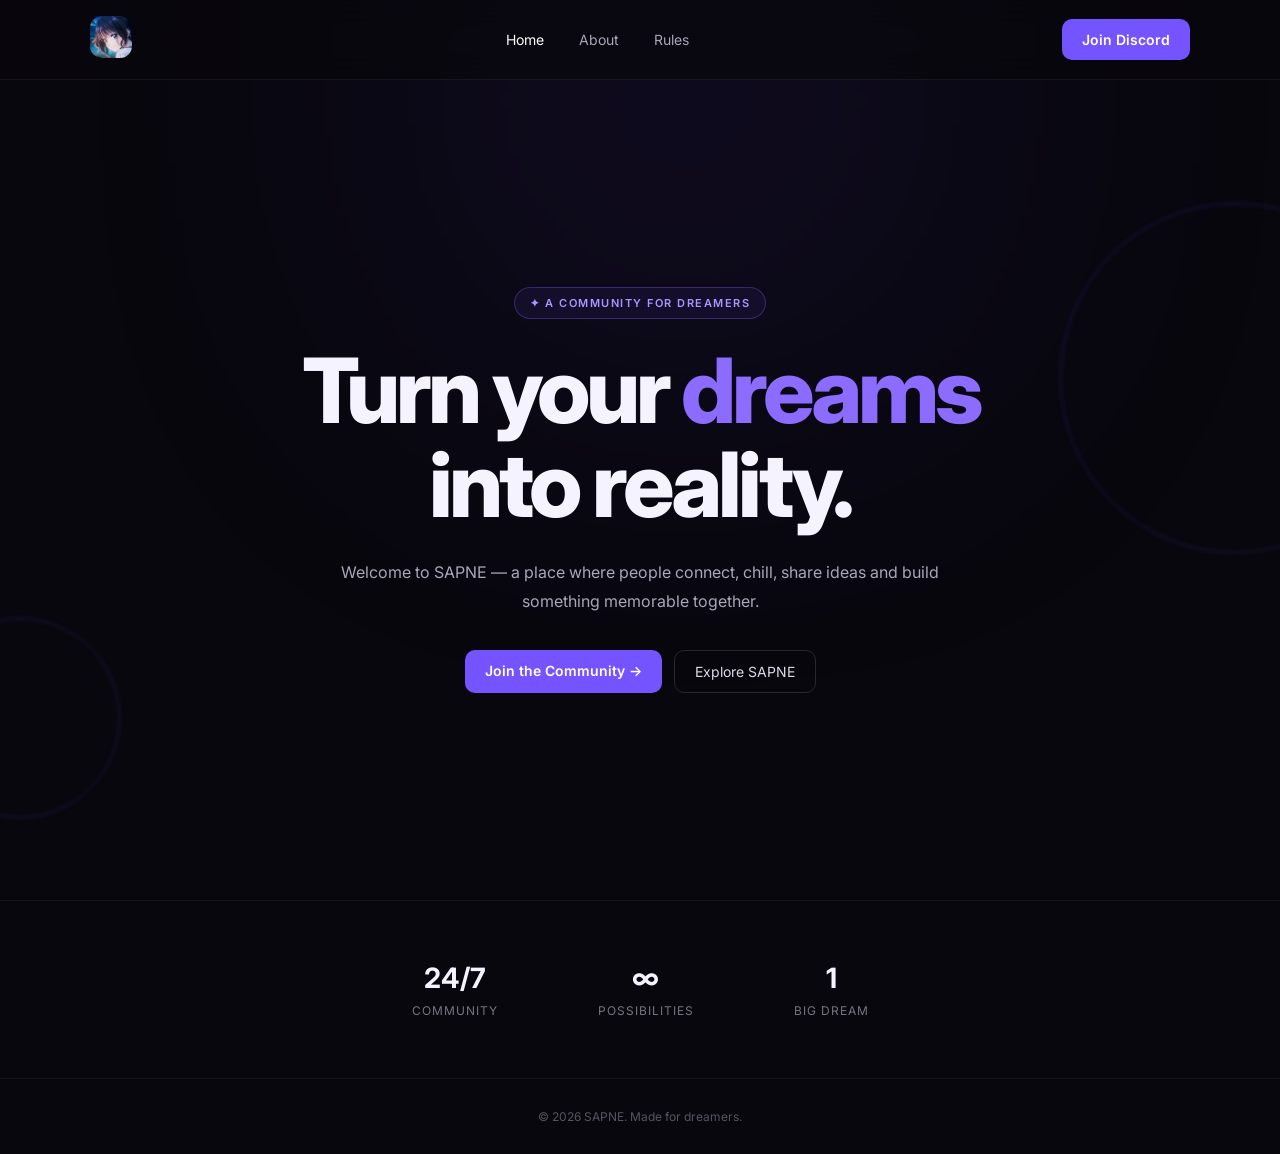
<file: index.html>
<!DOCTYPE html>
<html lang="en">
<head>
    <meta charset="UTF-8">
    <meta name="viewport" content="width=device-width, initial-scale=1.0">
    <title>SAPNE — Discord Community</title>
    <link rel="stylesheet" href="style.css">
</head>
<body>

<nav>
    <div class="logo">
    <img src="sapne-logo.jpg" alt="SAPNE">
</div>

    <div class="nav-links">
        <a class="active" href="index.html">Home</a>
        <a href="about.html">About</a>
        <a href="rules.html">Rules</a>
    </div>

    <a class="discord-btn" href="https://discord.gg/sapne" target="_blank">
        Join Discord
    </a>
</nav>

<main class="hero">
    <div class="hero-content">
        <div class="badge">✦ A COMMUNITY FOR DREAMERS</div>

        <h1>
            Turn your <span>dreams</span><br>
            into reality.
        </h1>

        <p>
            Welcome to SAPNE — a place where people connect,
            chill, share ideas and build something memorable together.
        </p>

        <div class="buttons">
            <a class="primary-btn" href="https://discord.gg/sapne" target="_blank">
                Join the Community →
            </a>

            <a class="secondary-btn" href="about.html">
                Explore SAPNE
            </a>
        </div>
    </div>

    <div class="orb orb-one"></div>
    <div class="orb orb-two"></div>
</main>

<section class="stats">
    <div>
        <strong>24/7</strong>
        <span>Community</span>
    </div>

    <div>
        <strong>∞</strong>
        <span>Possibilities</span>
    </div>

    <div>
        <strong>1</strong>
        <span>Big Dream</span>
    </div>
</section>

<footer>
    <p>© 2026 SAPNE. Made for dreamers.</p>
</footer>

<script src="script.js"></script>
</body>
</html>
</file>
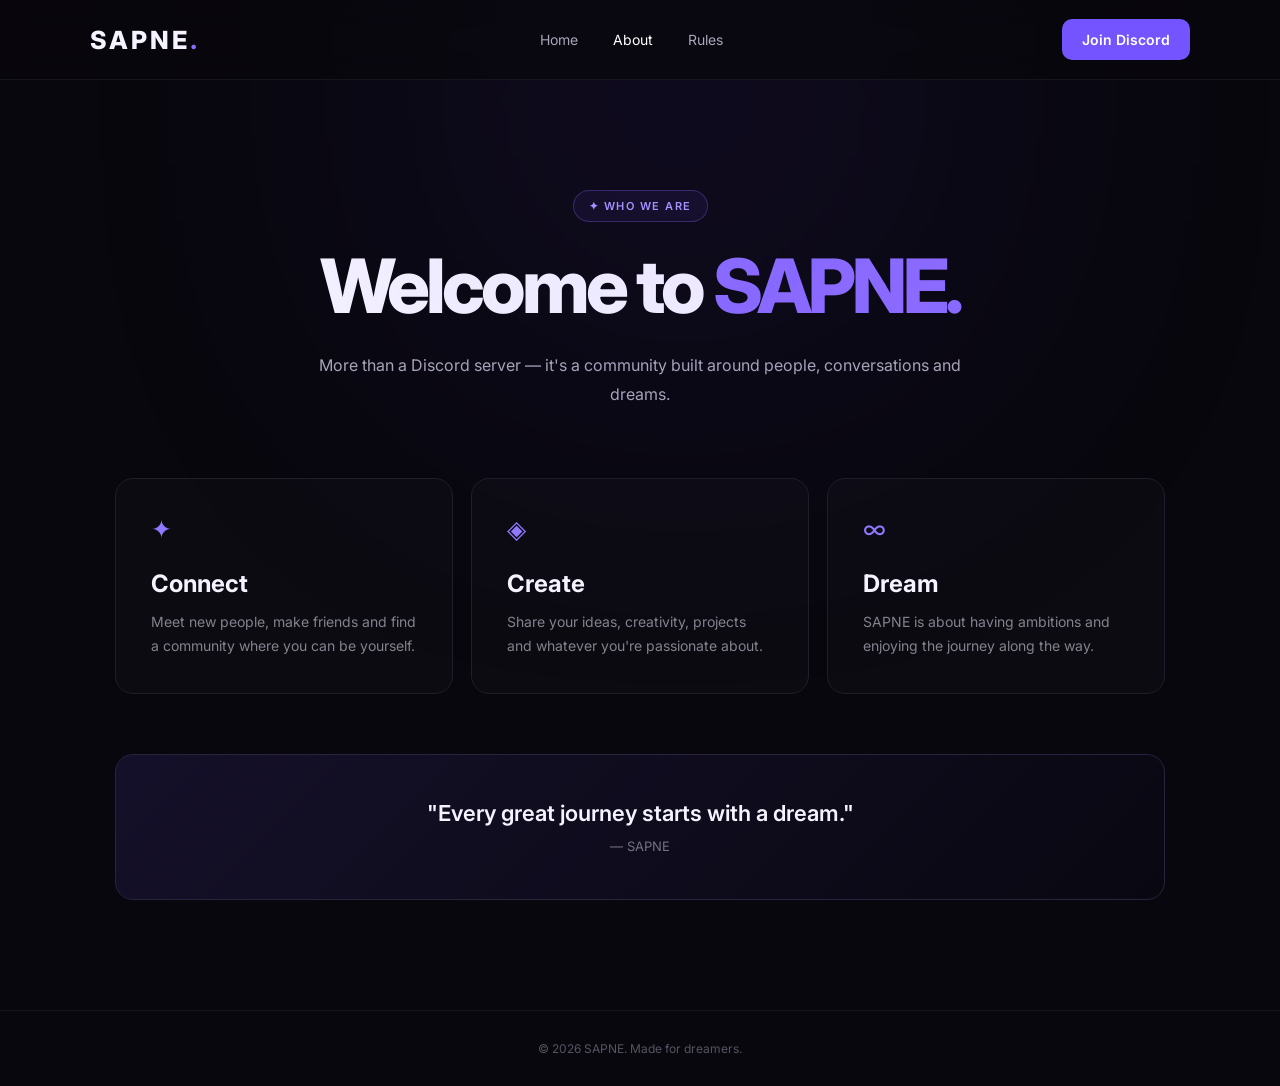
<file: about.html>
<!DOCTYPE html>
<html lang="en">
<head>
    <meta charset="UTF-8">
    <meta name="viewport" content="width=device-width, initial-scale=1.0">
    <title>About — SAPNE</title>
    <link rel="stylesheet" href="style.css">
</head>
<body>

<nav>
    <div class="logo">SAPNE<span>.</span></div>

    <div class="nav-links">
        <a href="index.html">Home</a>
        <a class="active" href="about.html">About</a>
        <a href="rules.html">Rules</a>
    </div>

    <a class="discord-btn" href="https://discord.com" target="_blank">
        Join Discord
    </a>
</nav>

<section class="page">
    <div class="page-header">
        <div class="badge">✦ WHO WE ARE</div>
        <h1>Welcome to <span>SAPNE.</span></h1>
        <p>
            More than a Discord server — it's a community built around
            people, conversations and dreams.
        </p>
    </div>

    <div class="cards">

        <div class="card">
            <div class="icon">✦</div>
            <h2>Connect</h2>
            <p>
                Meet new people, make friends and find a community
                where you can be yourself.
            </p>
        </div>

        <div class="card">
            <div class="icon">◈</div>
            <h2>Create</h2>
            <p>
                Share your ideas, creativity, projects and whatever
                you're passionate about.
            </p>
        </div>

        <div class="card">
            <div class="icon">∞</div>
            <h2>Dream</h2>
            <p>
                SAPNE is about having ambitions and enjoying the
                journey along the way.
            </p>
        </div>

    </div>

    <div class="quote">
        <p>"Every great journey starts with a dream."</p>
        <span>— SAPNE</span>
    </div>
</section>

<footer>
    <p>© 2026 SAPNE. Made for dreamers.</p>
</footer>

<script src="script.js"></script>
</body>
</html>
</file>
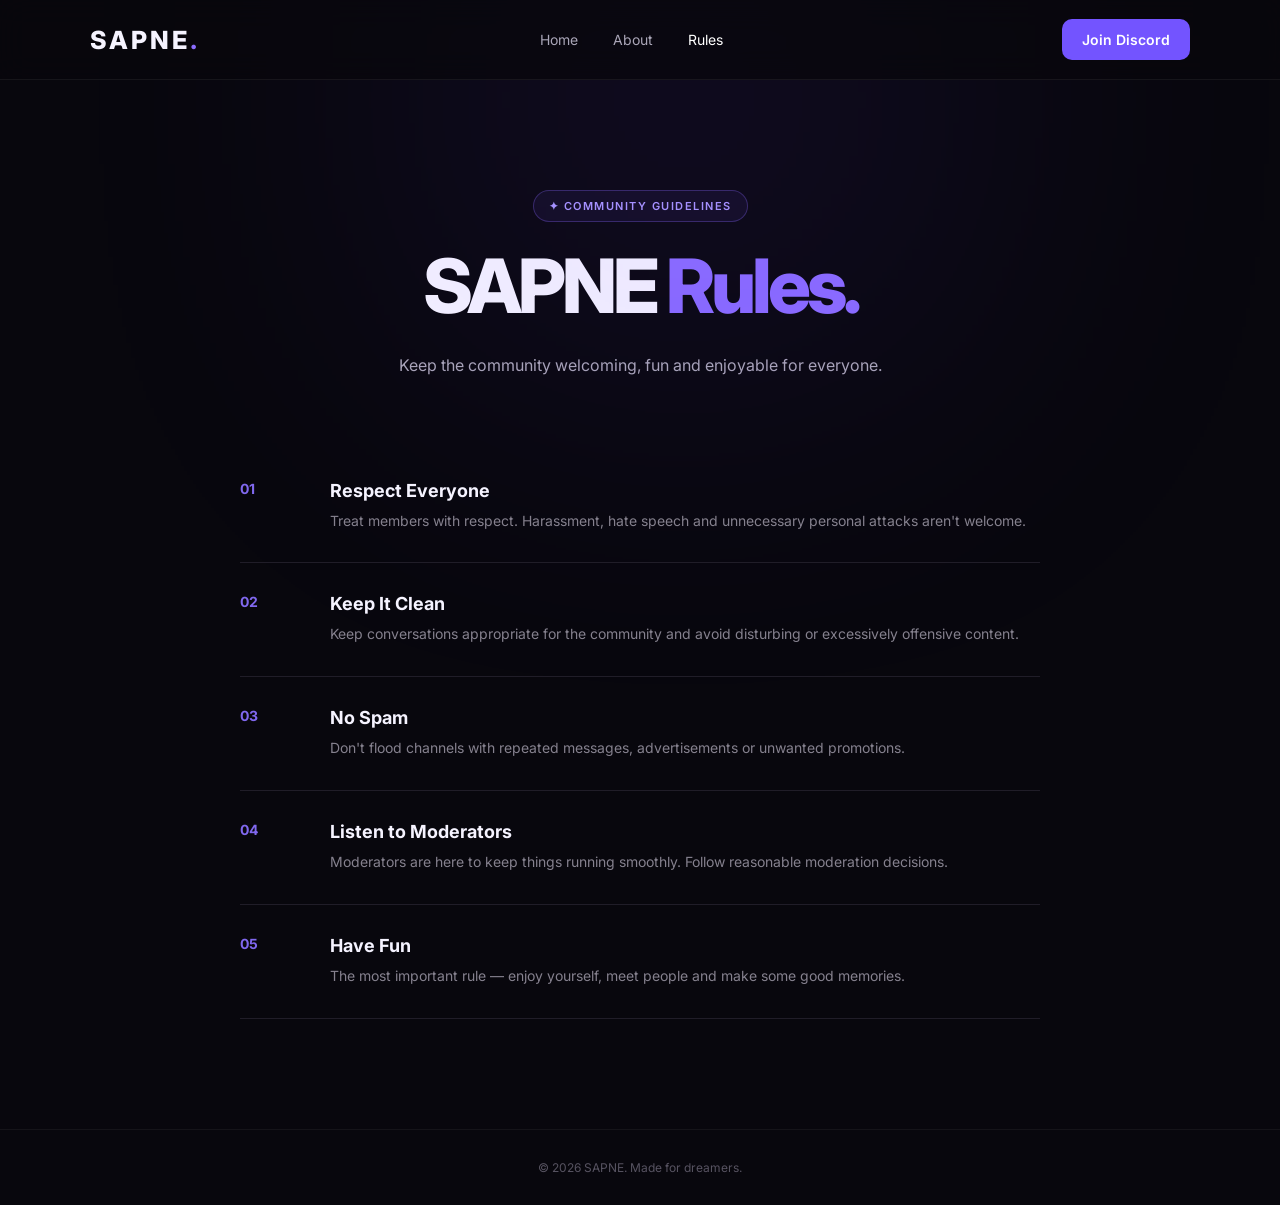
<file: rules.html>
<!DOCTYPE html>
<html lang="en">
<head>
    <meta charset="UTF-8">
    <meta name="viewport" content="width=device-width, initial-scale=1.0">
    <title>Rules — SAPNE</title>
    <link rel="stylesheet" href="style.css">
</head>
<body>

<nav>
    <div class="logo">SAPNE<span>.</span></div>

    <div class="nav-links">
        <a href="index.html">Home</a>
        <a href="about.html">About</a>
        <a class="active" href="rules.html">Rules</a>
    </div>

    <a class="discord-btn" href="https://discord.com" target="_blank">
        Join Discord
    </a>
</nav>

<section class="page">
    <div class="page-header">
        <div class="badge">✦ COMMUNITY GUIDELINES</div>
        <h1>SAPNE <span>Rules.</span></h1>
        <p>
            Keep the community welcoming, fun and enjoyable for everyone.
        </p>
    </div>

    <div class="rules">

        <div class="rule">
            <div class="number">01</div>
            <div>
                <h2>Respect Everyone</h2>
                <p>
                    Treat members with respect. Harassment, hate speech
                    and unnecessary personal attacks aren't welcome.
                </p>
            </div>
        </div>

        <div class="rule">
            <div class="number">02</div>
            <div>
                <h2>Keep It Clean</h2>
                <p>
                    Keep conversations appropriate for the community
                    and avoid disturbing or excessively offensive content.
                </p>
            </div>
        </div>

        <div class="rule">
            <div class="number">03</div>
            <div>
                <h2>No Spam</h2>
                <p>
                    Don't flood channels with repeated messages,
                    advertisements or unwanted promotions.
                </p>
            </div>
        </div>

        <div class="rule">
            <div class="number">04</div>
            <div>
                <h2>Listen to Moderators</h2>
                <p>
                    Moderators are here to keep things running smoothly.
                    Follow reasonable moderation decisions.
                </p>
            </div>
        </div>

        <div class="rule">
            <div class="number">05</div>
            <div>
                <h2>Have Fun</h2>
                <p>
                    The most important rule — enjoy yourself, meet people
                    and make some good memories.
                </p>
            </div>
        </div>

    </div>
</section>

<footer>
    <p>© 2026 SAPNE. Made for dreamers.</p>
</footer>

<script src="script.js"></script>
</body>
</html>
</file>
<file: style.css>
@import url('https://fonts.googleapis.com/css2?family=Inter:wght@400;500;600;700;800&display=swap');

* {
    margin: 0;
    padding: 0;
    box-sizing: border-box;
}

body {
    font-family: 'Inter', sans-serif;
    background: #08070d;
    color: #f5f3ff;
    min-height: 100vh;
    overflow-x: hidden;
}

body::before {
    content: "";
    position: fixed;
    width: 600px;
    height: 600px;
    background: #7147ff;
    opacity: 0.08;
    filter: blur(150px);
    top: -200px;
    left: 30%;
    pointer-events: none;
}

nav {
    width: 100%;
    height: 80px;
    padding: 0 7%;
    display: flex;
    align-items: center;
    justify-content: space-between;
    border-bottom: 1px solid rgba(255,255,255,0.06);
    background: rgba(8,7,13,0.75);
    backdrop-filter: blur(15px);
    position: relative;
    z-index: 10;
}

.logo {
    font-size: 25px;
    font-weight: 800;
    letter-spacing: 3px;
}

.logo span {
    color: #8b6cff;
}

.nav-links {
    display: flex;
    gap: 35px;
}

.nav-links a {
    color: #aaa6b8;
    text-decoration: none;
    font-size: 14px;
    transition: 0.3s;
}

.nav-links a:hover,
.nav-links a.active {
    color: white;
}

.discord-btn,
.primary-btn {
    background: #7354ff;
    color: white;
    text-decoration: none;
    padding: 12px 20px;
    border-radius: 10px;
    font-size: 14px;
    font-weight: 600;
    transition: 0.3s;
}

.discord-btn:hover,
.primary-btn:hover {
    transform: translateY(-2px);
    box-shadow: 0 10px 30px rgba(115,84,255,0.3);
}

.hero {
    min-height: calc(100vh - 80px);
    display: flex;
    align-items: center;
    justify-content: center;
    text-align: center;
    position: relative;
    overflow: hidden;
}

.hero-content {
    max-width: 850px;
    padding: 80px 25px;
    position: relative;
    z-index: 2;
}

.badge {
    display: inline-block;
    padding: 8px 15px;
    border: 1px solid rgba(139,108,255,0.3);
    background: rgba(115,84,255,0.08);
    border-radius: 100px;
    color: #a996ff;
    font-size: 11px;
    font-weight: 600;
    letter-spacing: 1.5px;
    margin-bottom: 25px;
}

.hero h1,
.page-header h1 {
    font-size: clamp(50px, 8vw, 90px);
    line-height: 1.05;
    letter-spacing: -4px;
    font-weight: 800;
}

.hero h1 span,
.page-header h1 span {
    color: #8b6cff;
}

.hero p,
.page-header p {
    max-width: 650px;
    margin: 25px auto 35px;
    color: #aaa6b8;
    line-height: 1.8;
    font-size: 16px;
}

.buttons {
    display: flex;
    justify-content: center;
    gap: 12px;
}

.secondary-btn {
    color: #ddd9e8;
    text-decoration: none;
    border: 1px solid #292634;
    padding: 12px 20px;
    border-radius: 10px;
    font-size: 14px;
    transition: 0.3s;
}

.secondary-btn:hover {
    border-color: #6650bd;
    background: #14111f;
}

.orb {
    position: absolute;
    border-radius: 50%;
    filter: blur(2px);
    opacity: 0.35;
}

.orb-one {
    width: 350px;
    height: 350px;
    border: 1px solid #7255ff;
    right: -130px;
    top: 15%;
}

.orb-two {
    width: 200px;
    height: 200px;
    border: 1px solid #7255ff;
    left: -80px;
    bottom: 10%;
}

.stats {
    display: flex;
    justify-content: center;
    gap: 100px;
    padding: 60px 20px;
    border-top: 1px solid rgba(255,255,255,0.05);
}

.stats div {
    display: flex;
    flex-direction: column;
    text-align: center;
    gap: 8px;
}

.stats strong {
    font-size: 28px;
}

.stats span {
    color: #777281;
    font-size: 12px;
    text-transform: uppercase;
    letter-spacing: 1px;
}

.page {
    max-width: 1100px;
    margin: auto;
    padding: 110px 25px;
    min-height: calc(100vh - 80px);
}

.page-header {
    text-align: center;
    margin-bottom: 70px;
}

.page-header h1 {
    font-size: clamp(45px, 7vw, 75px);
}

.cards {
    display: grid;
    grid-template-columns: repeat(3, 1fr);
    gap: 18px;
}

.card {
    padding: 35px;
    border: 1px solid #211e2b;
    border-radius: 18px;
    background: rgba(255,255,255,0.02);
    transition: 0.3s;
}

.card:hover {
    transform: translateY(-6px);
    border-color: #493d7b;
}

.icon {
    font-size: 25px;
    color: #9078ff;
    margin-bottom: 25px;
}

.card h2 {
    margin-bottom: 12px;
}

.card p,
.rule p {
    color: #85818e;
    line-height: 1.7;
    font-size: 14px;
}

.quote {
    margin-top: 60px;
    text-align: center;
    padding: 45px;
    border-radius: 18px;
    background: linear-gradient(
        135deg,
        rgba(115,84,255,0.12),
        rgba(115,84,255,0.02)
    );
    border: 1px solid #29233e;
}

.quote p {
    font-size: 22px;
    font-weight: 600;
}

.quote span {
    display: block;
    margin-top: 12px;
    color: #777281;
    font-size: 13px;
}

.rules {
    max-width: 800px;
    margin: auto;
}

.rule {
    display: grid;
    grid-template-columns: 70px 1fr;
    gap: 20px;
    padding: 30px 0;
    border-bottom: 1px solid #201d28;
}

.number {
    color: #8068ee;
    font-weight: 700;
    font-size: 14px;
}

.rule h2 {
    margin-bottom: 8px;
    font-size: 18px;
}

footer {
    text-align: center;
    padding: 30px;
    color: #575361;
    font-size: 12px;
    border-top: 1px solid rgba(255,255,255,0.05);
}

@media (max-width: 700px) {

    nav {
        padding: 0 20px;
    }

    .nav-links {
        gap: 15px;
    }

    .discord-btn {
        display: none;
    }

    .hero h1 {
        letter-spacing: -2px;
    }

    .buttons {
        flex-direction: column;
        align-items: stretch;
    }

    .stats {
        gap: 40px;
    }

    .cards {
        grid-template-columns: 1fr;
    }

    .page {
        padding: 70px 20px;
    }

    .rule {
        grid-template-columns: 45px 1fr;
    }
    
    }

    .logo img {
    width: 42px;
    height: 42px;
    border-radius: 12px;
    object-fit: cover;
}
</file>
